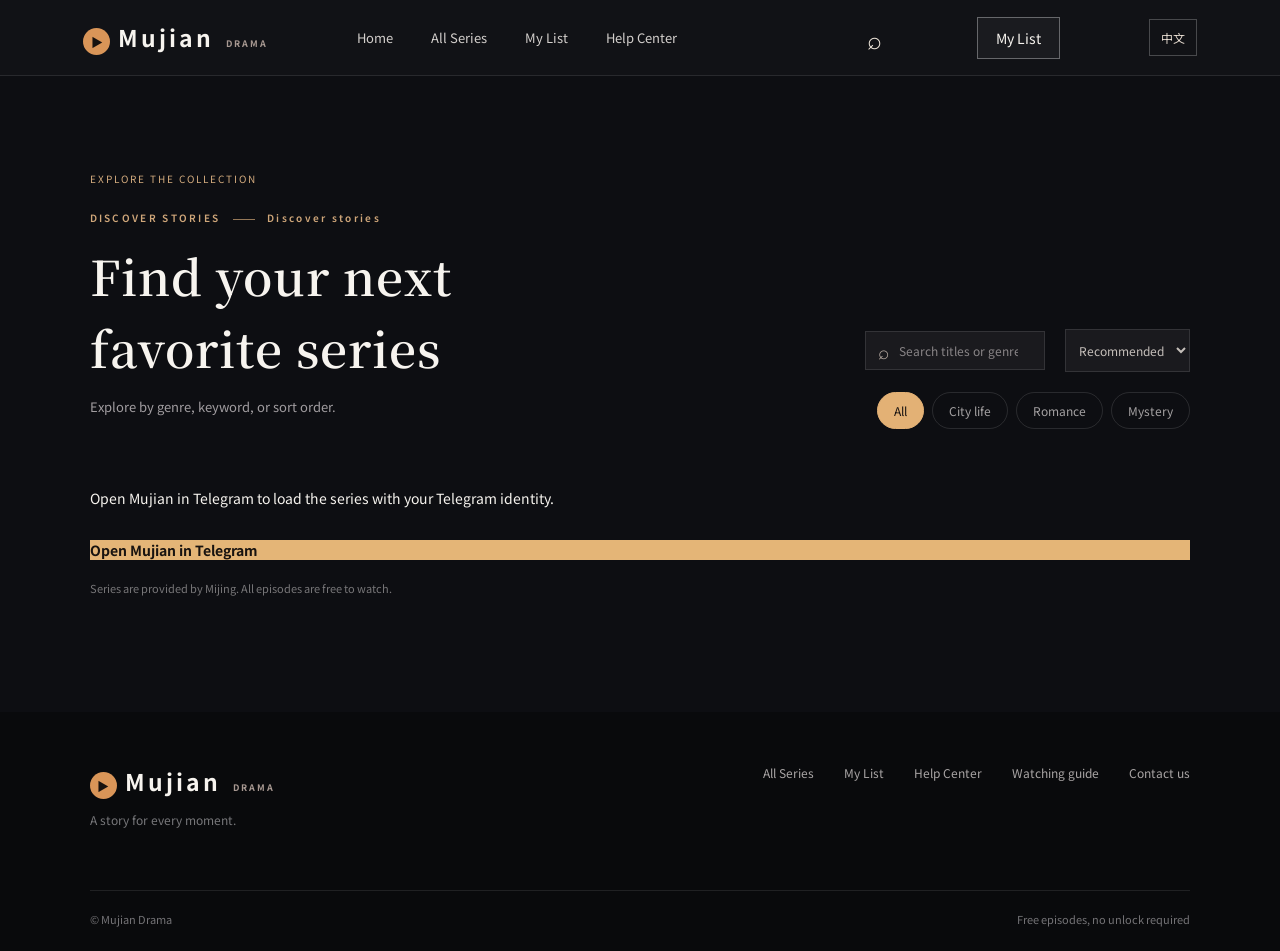
<file: catalog.html>
<!doctype html><html lang="zh-CN"><head><meta charset="utf-8"><meta name="viewport" content="width=device-width,initial-scale=1"><meta name="description" content="幕间短剧：发现精彩短剧，探索不同题材的故事。"><title>全部剧集 | 幕间短剧</title><link rel="icon" href="data:,"><link rel="stylesheet" href="style.css"></head><body class="catalog-page"><header><a class="logo" href="#top"><span>▶</span> 幕间 <small>DRAMA</small></a><nav><a href="index.html">首页</a><a href="catalog.html">全部剧集</a><a href="library.html">我的片单</a><a href="help.html">帮助中心</a></nav><button class="header-search" data-action="search" aria-label="搜索剧集">⌕</button><a class="header-btn" href="library.html">我的片单</a></header><main id="top"><section class="hero"><div class="hero-art"></div><div class="hero-vignette"></div><div class="hero-copy"><div class="eyebrow"><span>EDITOR'S PICK</span> 精选故事</div><h1>在故事里<br><em>遇见另一种人生</em></h1><p>都市、爱情、悬疑与奇遇。<br>一集几分钟，让每一次打开都有新故事。</p><div class="actions"><a class="primary" href="#discover">▶ &nbsp; 探索剧集</a><a class="secondary" href="#about">了解幕间 <span>↗</span></a></div><div class="hero-note">精选短剧 · 随时发现好故事</div></div><div class="hero-index">01 <span>/</span> STORIES</div></section><section class="catalog" id="discover"><div class="heading"><div><p class="overline">DISCOVER STORIES <i></i> 发现故事</p><h2>发现你的下一部好剧</h2><p class="sub">按题材、关键词或排序方式查找故事。</p></div><div class="catalog-controls"><label class="search-box"><span>⌕</span><input id="search" type="search" placeholder="搜索剧名或题材" aria-label="搜索剧名或题材"></label><label class="sort-label"><span class="sr-only">排序方式</span><select id="sort" aria-label="排序方式"><option value="recommended">推荐排序</option><option value="title">按名称排序</option><option value="reverse">倒序排列</option></select></label><div class="filters" aria-label="题材筛选"><button class="active" data-filter="全部">全部</button><button data-filter="都市">都市</button><button data-filter="爱情">爱情</button><button data-filter="悬疑">悬疑</button></div></div></div><div id="cards" class="grid"></div><div id="empty" class="empty" hidden>没有找到相关剧集，换个关键词试试。</div><div class="catalog-bottom"><p class="caption">剧集目录由秘境提供，本期全部免费观看。</p></div></section><section class="feature" id="about"><div class="feature-mark">▶</div><div class="feature-copy"><p class="overline">A STORY FOR EVERY MOMENT</p><h2>故事不必很长，<br>精彩可以随时开始。</h2><p>幕间是短剧内容的展示与观看平台。浏览感兴趣的剧集，查看故事介绍和集数，在碎片时间里发现值得期待的剧情。</p><a class="outline" href="service.html">了解观看说明 <span>↗</span></a></div><div class="feature-side"><div><span>01</span><strong>发现故事</strong><p>按照题材找到感兴趣的内容</p></div><div><span>02</span><strong>选择剧集</strong><p>浏览剧情介绍与剧集目录</p></div><div><span>03</span><strong>继续观看</strong><p>在你方便的时间里追剧</p></div></div></section><section class="cta"><p class="overline">YOUR NEXT STORY AWAITS</p><h2>下一段故事，<em>现在开场。</em></h2><a href="#discover">发现更多故事 <span>↗</span></a></section></main><footer><div class="foot-top"><div><a class="logo" href="#top"><span>▶</span> 幕间 <small>DRAMA</small></a><p>每一刻，都有好故事。</p></div><div class="foot-links"><a href="catalog.html">全部剧集</a><a href="library.html">我的片单</a><a href="help.html">帮助中心</a><a href="service.html">观看说明</a><button data-action="contact">联系我们</button></div></div><div class="foot-bottom"><span>© 幕间短剧</span><span>剧集免费观看，无需解锁</span></div></footer><dialog id="modal"><div class="modal-heading"><div><span class="overline">MUJIAN DRAMA</span><h2 id="modal-title"></h2></div><button class="close" aria-label="关闭">×</button></div><div id="modal-body"></div></dialog><script src="https://telegram.org/js/telegram-web-app.js"></script><script src="mujian-config.js"></script><script src="mujian-api.js"></script><script src="mijing-entry.js"></script><script src="i18n.js"></script><script src="data.js"></script><script src="assets/hls-1.7.4.min.js"></script><script src="player.js"></script><script src="app.js"></script></body></html>
</file>
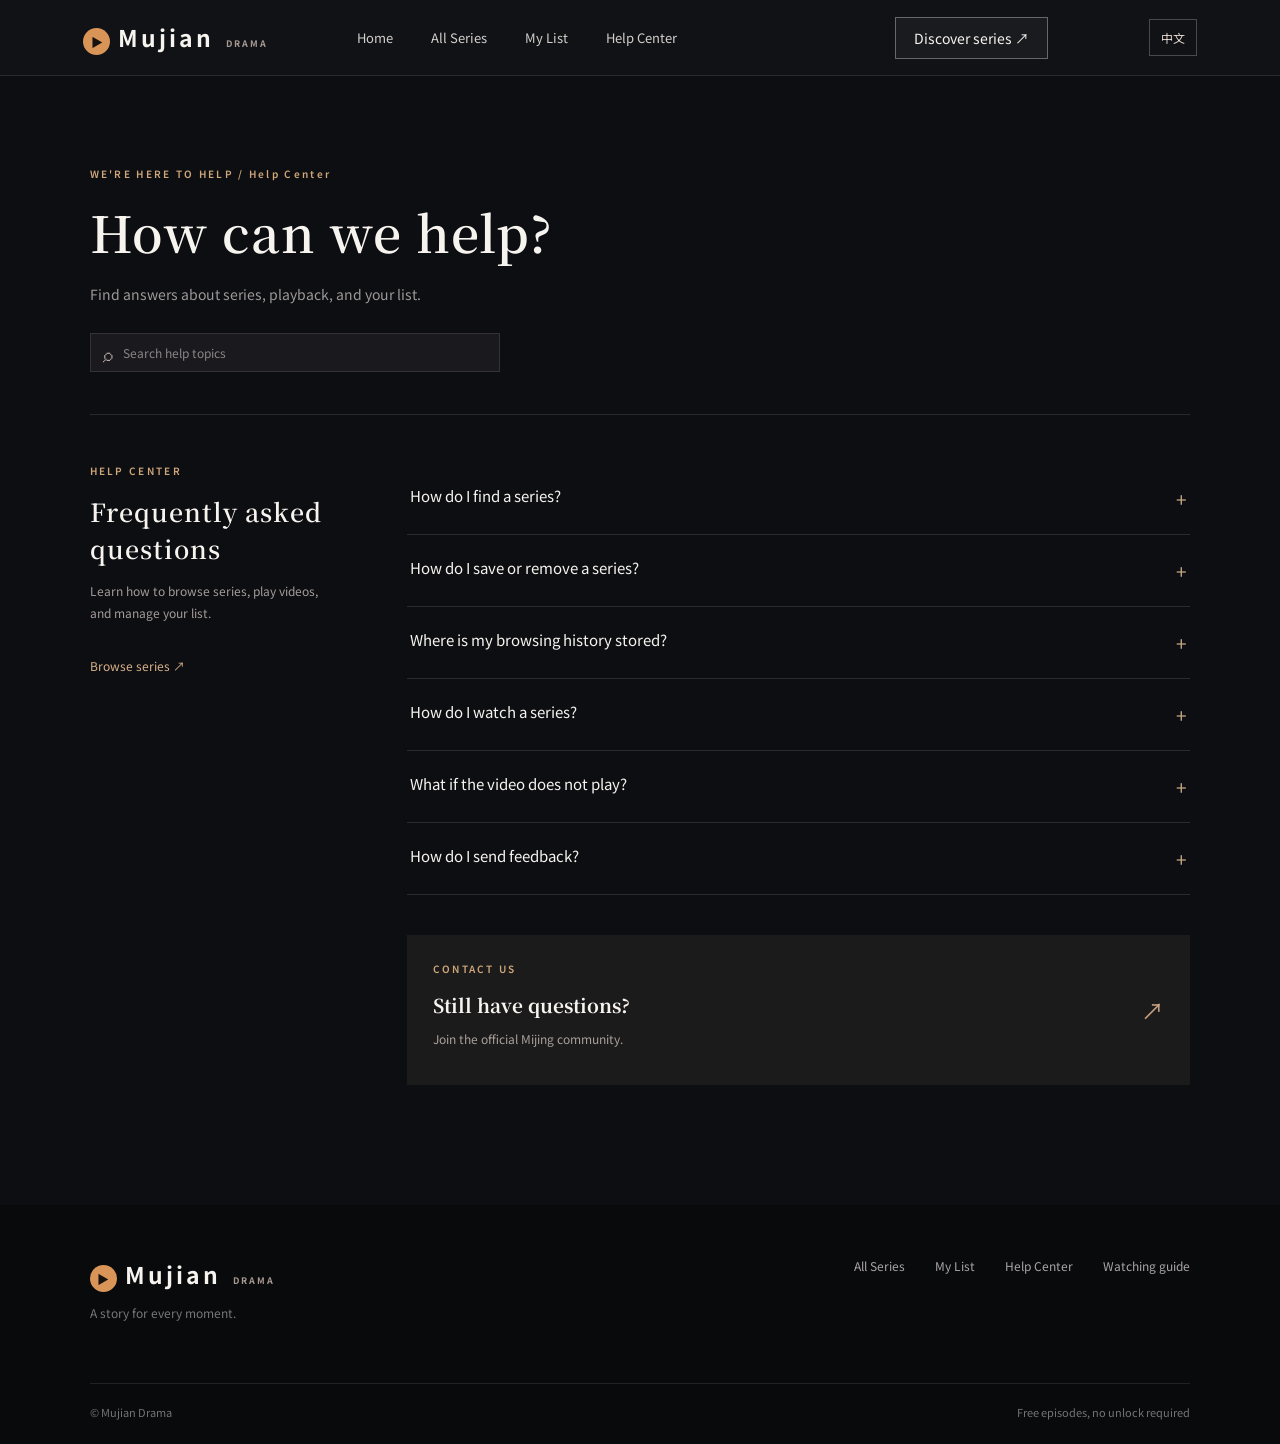
<file: help.html>
<!doctype html><html lang="zh-CN"><head><meta charset="utf-8"><meta name="viewport" content="width=device-width,initial-scale=1"><title>帮助中心 | 幕间短剧</title><link rel="icon" href="data:,"><link rel="stylesheet" href="style.css"></head><body class="subpage"><header><a class="logo" href="index.html"><span>▶</span> 幕间 <small>DRAMA</small></a><nav><a href="index.html">首页</a><a href="catalog.html">全部剧集</a><a href="library.html">我的片单</a><a href="help.html" aria-current="page">帮助中心</a></nav><a class="header-btn" href="catalog.html">发现剧集 ↗</a></header><main class="page-main"><div class="page-heading"><p class="overline">WE'RE HERE TO HELP / 帮助中心</p><h1>需要什么帮助？</h1><p>有关剧集、播放与片单的问题，可以先在这里查找。</p><label class="search-box help-search"><span>⌕</span><input id="help-search" type="search" placeholder="搜索常见问题" aria-label="搜索常见问题"></label></div><div class="help-layout"><aside class="help-aside"><p class="overline">HELP CENTER</p><h2>常见问题</h2><p>了解如何浏览剧集、播放视频与管理片单。</p><a href="catalog.html">浏览剧集 ↗</a></aside><section><div class="faq-page"><details data-faq><summary>如何查找剧集？</summary><p>在全部剧集页面，可以按题材筛选，也可以搜索剧名、关键词或题材。</p></details><details data-faq><summary>如何收藏或移除剧集？</summary><p>打开剧集详情后点击收藏；在我的片单中可以查看或移除已收藏的剧集。</p></details><details data-faq><summary>浏览记录保存在哪里？</summary><p>浏览记录和收藏保存在当前浏览器中，不会自动同步到其他设备。</p></details><details data-faq><summary>如何观看剧集？</summary><p>在 Telegram 中打开幕间，选择剧集即可免费观看，点击选集切换视频。</p></details><details data-faq><summary>视频无法播放怎么办？</summary><p>检查网络并点击重新播放。身份已过期时，请从 Telegram 重新打开幕间。</p></details><details data-faq><summary>如何反馈问题？</summary><p>可前往 Telegram 秘境官方社群 MijingAI_Official 反馈问题。</p></details></div><div id="faq-empty" class="empty" hidden>没有找到相关问题，请尝试其他关键词。</div><div class="support-card"><div><p class="overline">CONTACT US</p><h3>还有其他问题？</h3><p>欢迎前往秘境官方社群交流。</p></div><span>↗</span></div></section></div></main><footer><div class="foot-top"><div><a class="logo" href="index.html"><span>▶</span> 幕间 <small>DRAMA</small></a><p>每一刻，都有好故事。</p></div><div class="foot-links"><a href="catalog.html">全部剧集</a><a href="library.html">我的片单</a><a href="help.html">帮助中心</a><a href="service.html">观看说明</a></div></div><div class="foot-bottom"><span>© 幕间短剧</span><span>剧集免费观看，无需解锁</span></div></footer><script src="https://telegram.org/js/telegram-web-app.js"></script><script src="mujian-config.js"></script><script src="mujian-api.js"></script><script src="mijing-entry.js"></script><script src="i18n.js"></script><script src="help.js"></script></body></html>
</file>
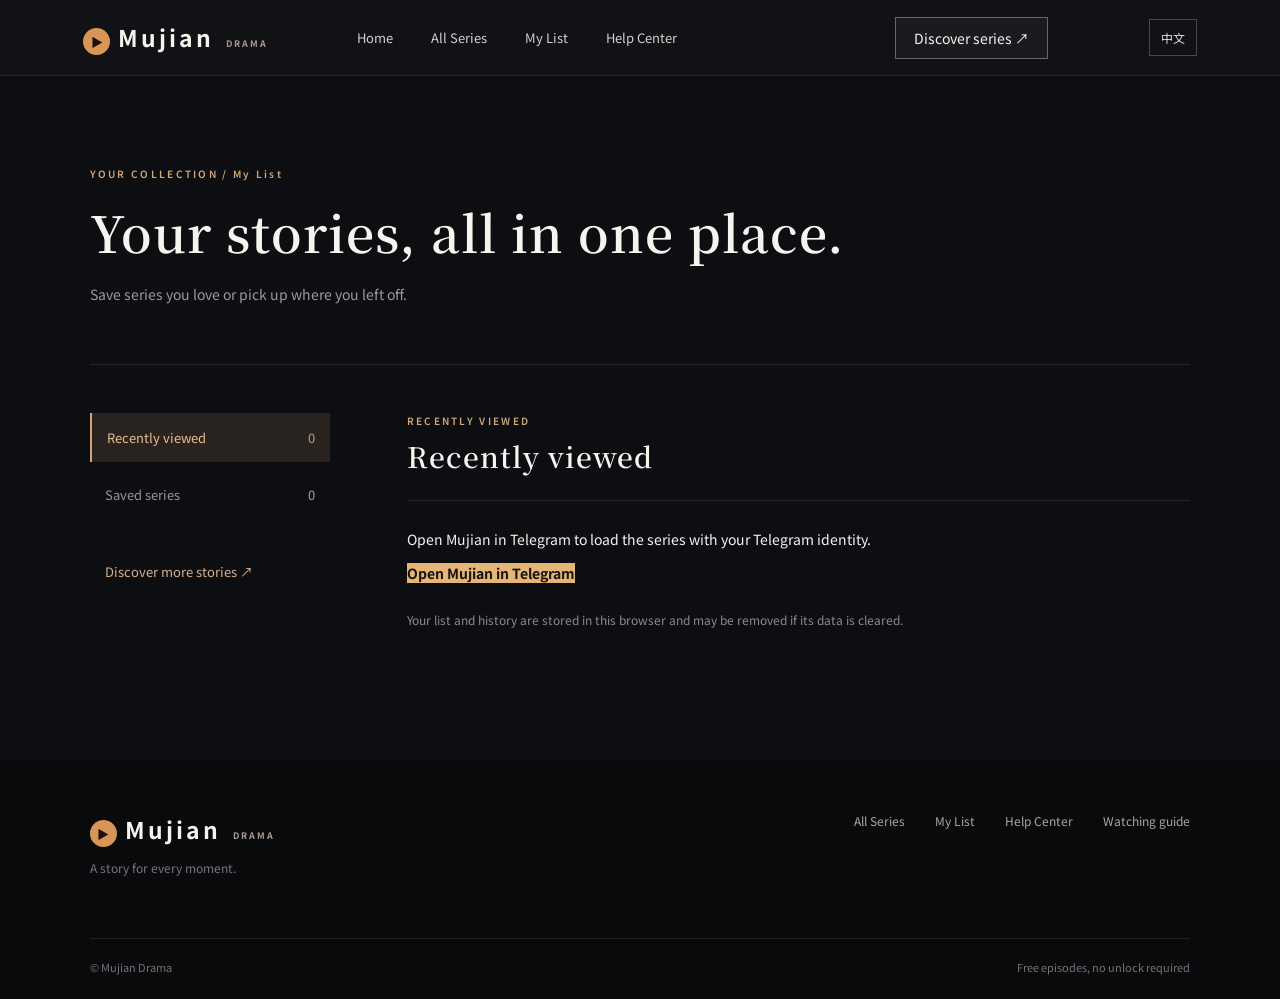
<file: library.html>
<!doctype html><html lang="zh-CN"><head><meta charset="utf-8"><meta name="viewport" content="width=device-width,initial-scale=1"><title>我的片单 | 幕间短剧</title><link rel="icon" href="data:,"><link rel="stylesheet" href="style.css"></head><body class="subpage"><header><a class="logo" href="index.html"><span>▶</span> 幕间 <small>DRAMA</small></a><nav><a href="index.html">首页</a><a href="catalog.html">全部剧集</a><a href="library.html" aria-current="page">我的片单</a><a href="help.html">帮助中心</a></nav><a class="header-btn" href="catalog.html">发现剧集 ↗</a></header><main class="page-main"><div class="page-heading"><p class="overline">YOUR COLLECTION / 我的片单</p><h1>你的故事，都在这里。</h1><p>收藏喜欢的剧集，或从上次停下的地方继续。</p></div><div class="library-layout"><aside class="library-nav" aria-label="片单分类"><button class="active" data-tab="history">最近浏览 <span id="history-count">0</span></button><button data-tab="favorites">我的收藏 <span id="favorite-count">0</span></button><a href="catalog.html">发现更多故事 ↗</a></aside><section class="library-panel"><div class="panel-heading"><div><p class="overline" id="tab-overline">RECENTLY VIEWED</p><h2 id="tab-title">最近浏览</h2></div><button class="manage-button" id="clear-history" hidden>清除全部</button></div><div id="library-content"></div><p class="page-note">片单与记录保存在当前浏览器，清除浏览器数据后可能消失。</p></section></div></main><footer><div class="foot-top"><div><a class="logo" href="index.html"><span>▶</span> 幕间 <small>DRAMA</small></a><p>每一刻，都有好故事。</p></div><div class="foot-links"><a href="catalog.html">全部剧集</a><a href="library.html">我的片单</a><a href="help.html">帮助中心</a><a href="service.html">观看说明</a></div></div><div class="foot-bottom"><span>© 幕间短剧</span><span>剧集免费观看，无需解锁</span></div></footer><script src="https://telegram.org/js/telegram-web-app.js"></script><script src="mujian-config.js"></script><script src="mujian-api.js"></script><script src="mijing-entry.js"></script><script src="i18n.js"></script><script src="data.js"></script><script src="library.js"></script></body></html>
</file>
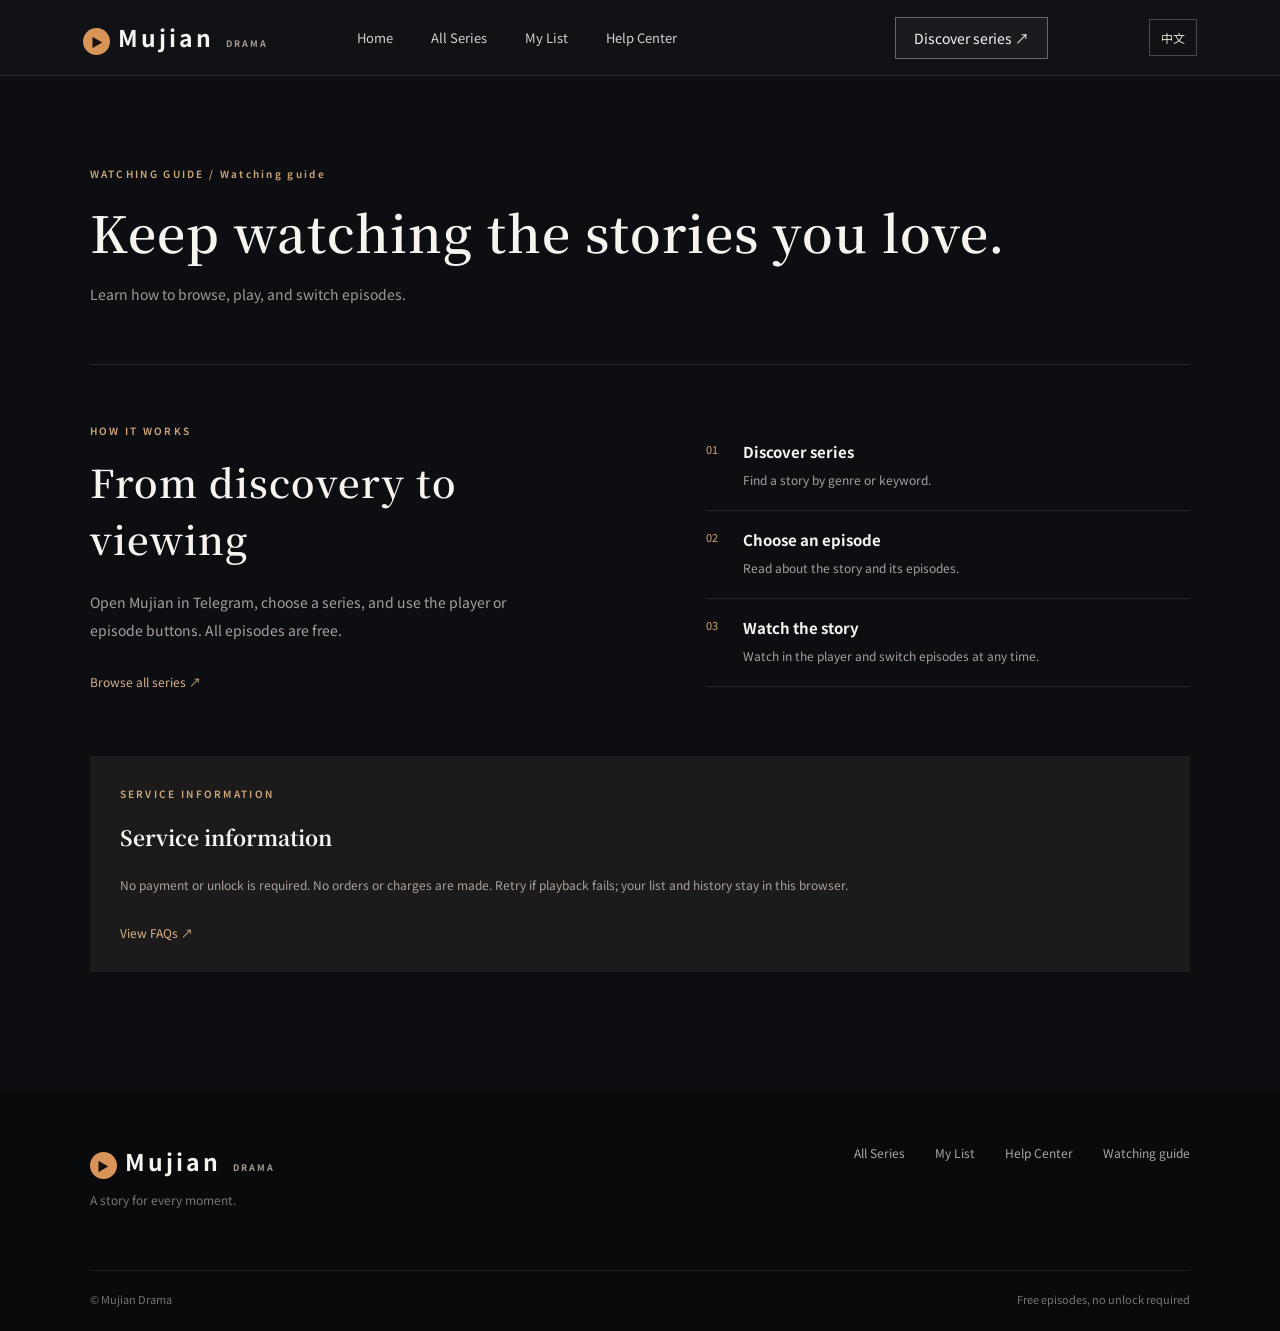
<file: service.html>
<!doctype html><html lang="zh-CN"><head><meta charset="utf-8"><meta name="viewport" content="width=device-width,initial-scale=1"><title>观看说明 | 幕间短剧</title><link rel="icon" href="data:,"><link rel="stylesheet" href="style.css"></head><body class="subpage"><header><a class="logo" href="index.html"><span>▶</span> 幕间 <small>DRAMA</small></a><nav><a href="index.html">首页</a><a href="catalog.html">全部剧集</a><a href="library.html">我的片单</a><a href="help.html">帮助中心</a></nav><a class="header-btn" href="catalog.html">发现剧集 ↗</a></header><main class="page-main"><div class="page-heading"><p class="overline">WATCHING GUIDE / 观看说明</p><h1>喜欢的故事，继续看下去。</h1><p>了解如何浏览、播放和切换剧集。</p></div><div class="service-intro"><div><p class="overline">HOW IT WORKS</p><h2>从发现到观看</h2><p>在 Telegram 中打开幕间，选择感兴趣的剧集，点击播放器或选集。本期剧集全部免费观看。</p><a href="catalog.html" class="service-link">浏览全部剧集 ↗</a></div><div class="service-steps"><div><span>01</span><section><b>发现剧集</b><p>按题材或关键词找到感兴趣的内容。</p></section></div><div><span>02</span><section><b>选择集数</b><p>在剧集详情中了解内容及集数。</p></section></div><div><span>03</span><section><b>观看故事</b><p>在播放器中直接观看，随时切换集数。</p></section></div></div></div><div class="service-notice"><p class="overline">SERVICE INFORMATION</p><h3>服务信息</h3><p>本期无需付费或解锁，不产生订单或扣款。播放失败时可点击重试；收藏和历史仅保存在当前浏览器。</p><a href="help.html">查看常见问题 ↗</a></div></main><footer><div class="foot-top"><div><a class="logo" href="index.html"><span>▶</span> 幕间 <small>DRAMA</small></a><p>每一刻，都有好故事。</p></div><div class="foot-links"><a href="catalog.html">全部剧集</a><a href="library.html">我的片单</a><a href="help.html">帮助中心</a><a href="service.html">观看说明</a></div></div><div class="foot-bottom"><span>© 幕间短剧</span><span>剧集免费观看，无需解锁</span></div></footer><script src="https://telegram.org/js/telegram-web-app.js"></script><script src="mujian-config.js"></script><script src="mujian-api.js"></script><script src="mijing-entry.js"></script><script src="i18n.js"></script></body></html>
</file>
<file: style.css>
@import url('https://fonts.googleapis.com/css2?family=Noto+Sans+SC:wght@400;500;600;700&family=Noto+Serif+SC:wght@500;600;700&display=swap');:root{color-scheme:dark;--bg:#0d0e12;--text:#f7f4ef;--muted:#a3a1a4;--accent:#e5b573}*{box-sizing:border-box}html{scroll-behavior:smooth}body{margin:0;background:var(--bg);color:var(--text);font:14px 'Noto Sans SC',sans-serif}a{color:inherit;text-decoration:none}button{font:inherit;cursor:pointer}header{height:76px;position:absolute;z-index:5;top:0;left:0;right:0;display:flex;align-items:center;padding:0 6.5%;gap:8%;border-bottom:1px solid #ffffff19}.logo{font-size:23px;font-weight:700;letter-spacing:3px;white-space:nowrap}.logo span{display:inline-grid;place-items:center;font-size:12px;background:#d99558;border-radius:50%;width:27px;height:27px;letter-spacing:0;color:#17120f}.logo small{font-size:9px;letter-spacing:2px;color:#a89992;margin-left:4px}nav{display:flex;gap:38px;font-size:13px;color:#d3cfcc}nav a:hover{color:white}.header-btn{margin-left:auto;color:#f7f4ef;border:1px solid #ffffff55;background:#ffffff0a;padding:10px 18px}.hero{height:min(780px,95vh);min-height:620px;position:relative;overflow:hidden;background:#26211f}.hero-art{position:absolute;inset:0;background:linear-gradient(120deg,#121317,#573d37);background-image:url('hero.png');background-size:cover;background-position:center 42%}.hero-vignette{position:absolute;inset:0;background:linear-gradient(90deg,#0b0d10f2 0%,#111114bf 36%,#12121425 75%),linear-gradient(0deg,#0d0e12 0%,transparent 30%),linear-gradient(180deg,#0d0e1266,transparent 30%)}.hero-copy{position:absolute;left:8%;top:24%;max-width:660px}.eyebrow,.overline{font-size:10px;font-weight:600;letter-spacing:2.3px;color:#d0a77a}.eyebrow span{padding:6px 9px;border:1px solid #d0a77a88;margin-right:13px;font-size:9px}h1,h2{font-family:'Noto Serif SC',serif;font-weight:600}h1{font-size:clamp(44px,5.1vw,72px);line-height:1.4;letter-spacing:3px;margin:27px 0 21px}em{font-style:normal;color:#e8c69b}.hero-copy p{line-height:2.05;color:#d1cac4;font-size:15px}.actions{display:flex;gap:12px;margin-top:35px}.actions a,.outline{padding:15px 23px;font-size:12px}.primary{background:#e4b577;color:#181310;font-weight:700}.secondary,.outline{border:1px solid #ffffff55;background:#11111155;color:#f9f7f3}.secondary span,.outline span{margin-left:25px}.hero-note{margin-top:70px;color:#aaa19a;font-size:10px;letter-spacing:1px}.hero-index{position:absolute;right:7%;bottom:52px;font-size:11px;letter-spacing:3px;color:#e6ddcf}.hero-index span{color:#b58b65}.catalog{padding:75px 7% 105px}.heading{display:flex;justify-content:space-between;align-items:end;gap:25px;margin-bottom:33px}.overline{margin:0 0 15px}.overline i{display:inline-block;width:22px;height:1px;background:#957858;vertical-align:middle;margin:0 8px}h2{font-size:clamp(30px,3vw,42px);margin:0;line-height:1.5;letter-spacing:1px}.sub{color:#a19da0;font-size:13px}.filters{display:flex;gap:8px;flex-wrap:wrap}.filters button{background:transparent;border:1px solid #ffffff1e;color:#a4a1a2;padding:9px 16px;border-radius:30px;font-size:12px}.filters button.active{background:#e3b175;color:#1a1411;border-color:#e3b175}.grid{display:grid;grid-template-columns:repeat(4,1fr);gap:18px}.card{min-width:0;cursor:pointer}.poster{position:relative;height:320px;background-image:linear-gradient(0deg,#121116b3,transparent 60%),url('hero.png');background-size:auto,cover;border-radius:3px;overflow:hidden}.poster:after{content:'▶';position:absolute;left:50%;top:50%;transform:translate(-50%,-50%);display:grid;place-items:center;border:1px solid #ffffffa0;border-radius:50%;width:45px;height:45px;background:#12121266;font-size:13px;opacity:0;transition:opacity .2s}.card:hover .poster:after,.card:focus-visible .poster:after{opacity:1}.poster.p1{background-position:center,65% center}.poster.p2{background-position:center,40% center;filter:hue-rotate(20deg)}.poster.p3{background-position:center,75% center;filter:sepia(.23)}.poster.p4{background-position:center,50% center;filter:hue-rotate(315deg)}.poster-tag{position:absolute;top:12px;left:12px;background:#111c;color:#ead8bf;padding:6px 9px;font-size:10px}.card h3{font-size:16px;margin:15px 0 7px}.card p{margin:0;color:#929092;font-size:12px;line-height:1.6}.caption{font-size:11px;color:#777678;margin-top:20px}.feature{display:grid;grid-template-columns:1fr 1fr;gap:12%;align-items:center;position:relative;background:#1a1a1e;padding:100px 9%;overflow:hidden}.feature-mark{position:absolute;font-size:400px;color:#ffffff04;right:0;bottom:-90px}.feature-copy,.feature-side{position:relative}.feature-copy>p:not(.overline){max-width:470px;color:#a7a4a2;line-height:2.1;margin:24px 0 29px}.outline{background:transparent}.feature-side>div{border-bottom:1px solid #ffffff20;padding:22px 0;display:grid;grid-template-columns:55px 1fr;align-items:center}.feature-side span{grid-row:span 2;color:#bd9367;font-size:11px}.feature-side strong{font-size:15px}.feature-side p{color:#929092;font-size:12px;margin:7px 0 0}.cta{text-align:center;padding:110px 20px;background:radial-gradient(ellipse at center,#352623,#101114 70%)}.cta a{display:inline-block;margin-top:28px;border-bottom:1px solid #d9b38b;padding-bottom:8px;color:#e3c09e;font-size:12px}.cta a span{margin-left:28px}footer{padding:52px 7% 24px;background:#090a0c}.foot-top{display:flex;justify-content:space-between;align-items:start}.foot-top p{color:#77777a;font-size:12px}.foot-links{display:flex;gap:30px;color:#a9a5a5;font-size:12px}.foot-links button{border:0;background:none;color:inherit;padding:0}.foot-bottom{display:flex;justify-content:space-between;border-top:1px solid #ffffff18;margin-top:50px;padding-top:20px;color:#747376;font-size:11px}dialog{border:1px solid #ffffff1a;background:#1b1c20;color:#eee9e2;width:min(92vw,650px);padding:30px;box-shadow:0 20px 90px #0009}dialog::backdrop{background:#000b}.modal-heading{display:flex;align-items:start;justify-content:space-between}.modal-heading h2{font-size:27px;margin:8px 0 22px}.close{font-size:30px;background:none;border:0;color:#ccc}.modal-description{color:#bbb3ad;line-height:1.9}.modal-note{background:#2a2928;color:#bcb2a9;padding:14px;line-height:1.8;font-size:12px;margin:20px 0}.player{height:230px;display:grid;place-items:center;text-align:center;background:linear-gradient(#10111488,#101114dd),url('hero.png') center 45%/cover;color:#e8ded3}.player span{display:block;font-size:26px;margin-bottom:8px}.episodes{display:flex;gap:8px;flex-wrap:wrap;margin:15px 0}.episodes button{background:#333236;border:1px solid #ffffff1b;padding:9px 13px;color:#dedad6}.episodes button.selected{border-color:#d5aa79;color:#e5bd8b}.episode-status{color:#c7b39d;font-size:12px;min-height:20px}@media(max-width:700px){header{height:65px;padding:0 5%}nav{display:none}.header-btn{padding:9px 12px}.hero{height:680px;min-height:0}.hero-art{background-position:62% center}.hero-vignette{background:linear-gradient(90deg,#0b0d10e8,#11111491),linear-gradient(0deg,#0d0e12,transparent 40%)}.hero-copy{left:6%;top:24%;right:5%}h1{font-size:40px}.hero-copy p{font-size:13px}.hero-note{margin-top:58px}.catalog{padding:65px 5% 75px}.heading{display:block}.filters{margin-top:25px}.grid{grid-template-columns:repeat(2,1fr);gap:21px 12px}.poster{height:240px}.feature{grid-template-columns:1fr;gap:35px;padding:75px 6%}.feature-mark{font-size:220px}.cta{padding:80px 5%}.foot-top{display:block}.foot-links{margin-top:30px;gap:20px}.foot-bottom{gap:20px}.player{height:180px}}
.nav-link{border:0;padding:0;background:none;color:inherit;font-size:inherit}.nav-link:hover{color:white}.header-search{margin-left:auto;background:none;border:0;color:#f1e8dc;font-size:25px}.header-btn{margin-left:0}.catalog-controls{display:flex;align-items:center;gap:20px;flex-wrap:wrap;justify-content:flex-end}.search-box{display:flex;align-items:center;gap:8px;background:#1a1a1e;border:1px solid #ffffff1c;padding:9px 12px;color:#b8aca3}.search-box span{font-size:19px;line-height:1}.search-box input{background:transparent;border:0;outline:0;color:#eee;width:135px;font:12px 'Noto Sans SC',sans-serif}.search-box input::placeholder{color:#898587}.empty{padding:55px 0;color:#a3a1a4;text-align:center}.poster{background-image:linear-gradient(0deg,#121116b3,transparent 60%),url('posters.png');background-size:100% 100%,400% 100%}.poster.p1{background-position:center,0% center}.poster.p2{background-position:center,33.333% center;filter:none}.poster.p3{background-position:center,66.667% center;filter:none}.poster.p4{background-position:center,100% center;filter:none}.poster-bottom{position:absolute;bottom:12px;left:12px;font-size:10px;color:#ffffffb0}dialog{max-height:min(90vh,900px);overflow:auto}.detail-player{min-height:230px;display:grid;place-items:center;text-align:center;background-image:linear-gradient(#10111488,#101114dd),url('posters.png');background-size:100% 100%,400% 100%}.detail-player.p1{background-position:center,0% center}.detail-player.p2{background-position:center,33.333% center}.detail-player.p3{background-position:center,66.667% center}.detail-player.p4{background-position:center,100% center}.player-label{display:flex;align-items:center;flex-direction:column;gap:7px}.player-label>span{display:grid;place-items:center;width:46px;height:46px;border:1px solid #ffffffaa;border-radius:50%;margin-bottom:6px}.player-label strong{font-size:13px}.player-label small{font-size:11px;color:#d2c9c0}.gold-button,.checkout-button{background:#deb17a;color:#19130f;border:0;padding:12px 20px;font-weight:700;margin-top:10px}.detail-meta{display:flex;justify-content:space-between;align-items:center;margin-top:19px;color:#a8a09b;font-size:12px}.pill{display:inline-block;border:1px solid #a68a70;padding:4px 8px;color:#dbbd9d;margin-right:10px}.detail-favorite{border:1px solid #ffffff34;background:transparent;color:#ddd;padding:8px 12px}.detail-favorite.is-favorite{color:#e9b98a;border-color:#c69771}.episodes-head{display:flex;align-items:center;justify-content:space-between;margin-top:25px}.episodes-head span{color:#aaa099;font-size:11px}.episodes button small{color:#a99d92;margin-left:3px}.demo-disclosure{background:#2a2928;color:#bbb1a8;padding:13px 14px;font-size:11px;line-height:1.8;margin:20px 0}.library-section{margin:10px 0 28px}.library-title{display:flex;align-items:center;justify-content:space-between;margin-bottom:12px}.library-title button{background:none;border:0;color:#b9aa9a;font-size:11px}.library-list{display:grid;gap:6px}.library-item{width:100%;display:flex;align-items:center;gap:13px;text-align:left;border:0;background:#29292c;padding:9px;color:#e9e3dd}.mini-poster{width:48px;height:58px;flex:none;background-image:url('posters.png');background-size:400% 100%}.mini-poster.p1{background-position:0% center}.mini-poster.p2{background-position:33.333% center}.mini-poster.p3{background-position:66.667% center}.mini-poster.p4{background-position:100% center}.library-item strong,.library-item small{display:block}.library-item small{color:#aaa19a;font-size:11px;margin-top:8px}.library-item i{font-style:normal;margin-left:auto;color:#bd9a75}.library-empty{background:#262628;color:#9f9996;padding:24px;font-size:12px}.order-box{background:#29292c;padding:8px 18px}.order-box>div{display:flex;justify-content:space-between;padding:14px 0;border-bottom:1px solid #ffffff10}.order-box>div:last-child{border:0}.order-box span{color:#aaa19b}.order-box strong{font-size:13px}.order-box .price{color:#e5bd8b;font-size:20px}.checkout-button{width:100%;padding:15px}.back-button{width:100%;border:0;background:none;color:#b6aca4;padding:15px}.success-icon{display:grid;place-items:center;border-radius:50%;background:#dfb17b;color:#1a1613;width:50px;height:50px;margin:10px auto}.success-title{text-align:center;font-size:18px;font-weight:600}.centered{text-align:center}.info-grid{display:grid;grid-template-columns:repeat(3,1fr);gap:10px}.info-grid>div{background:#29292c;padding:16px}.info-grid p{color:#a69f99;font-size:11px;line-height:1.7}.faq details{border-bottom:1px solid #ffffff20;padding:16px 0}.faq summary{cursor:pointer}.faq p{color:#ada39d;line-height:1.8;font-size:12px}@media(max-width:700px){.catalog-controls{justify-content:flex-start}.search-box{margin-bottom:6px;width:100%}.search-box input{width:100%}.filters{margin-top:0}.info-grid{grid-template-columns:1fr}.detail-player{min-height:180px}.header-search{font-size:22px}}
.sr-only{position:absolute;width:1px;height:1px;padding:0;margin:-1px;overflow:hidden;clip:rect(0,0,0,0);white-space:nowrap;border:0}.sort-label select{background:#1a1a1e;border:1px solid #ffffff1c;color:#c5bfba;padding:11px 9px;font:12px 'Noto Sans SC',sans-serif}.catalog-bottom{display:flex;justify-content:space-between;align-items:center;gap:20px}.catalog-bottom a{font-size:12px;color:#d8b28e}.catalog-page header,.subpage header{position:relative;background:#111216}.catalog-page .hero,.catalog-page .feature,.catalog-page .cta{display:none}.catalog-page .catalog{min-height:70vh;padding-top:95px}.catalog-page .catalog:before{content:'EXPLORE THE COLLECTION';display:block;color:#d2aa7d;letter-spacing:2px;font-size:10px;margin-bottom:24px}.catalog-page .heading{margin-bottom:45px}.catalog-page .heading h2{font-size:48px}.subpage .header-btn{margin-left:auto}.page-main{max-width:1440px;margin:auto;padding:90px 7% 120px;min-height:calc(100vh - 300px)}.page-heading{border-bottom:1px solid #ffffff1c;padding-bottom:42px;margin-bottom:48px}.page-heading h1{font-size:clamp(34px,4vw,50px);letter-spacing:1px;margin:15px 0}.page-heading>p:not(.overline){color:#9e9999;line-height:1.9}.library-layout,.help-layout{display:grid;grid-template-columns:240px 1fr;gap:7%}.library-nav{display:flex;flex-direction:column;gap:8px}.library-nav button,.library-nav a{display:flex;justify-content:space-between;text-align:left;color:#99949a;background:none;border:0;padding:15px;font-size:13px}.library-nav button.active{background:#29231f;color:#ebbd8e;border-left:2px solid #d6a374}.library-nav button span{color:#b7a08a}.library-nav a{margin-top:20px;color:#d9b18a}.library-panel{min-width:0}.panel-heading{display:flex;align-items:center;justify-content:space-between;border-bottom:1px solid #ffffff1c;padding-bottom:23px;margin-bottom:28px}.panel-heading h2{font-size:28px}.panel-heading .overline{margin-bottom:7px}.manage-button{background:none;border:0;color:#b7aaa1;font-size:12px}.saved-grid{display:grid;grid-template-columns:repeat(4,1fr);gap:20px}.saved-card{position:relative;min-width:0}.saved-poster{height:250px;background-image:linear-gradient(0deg,#0b0a0ab3,transparent 60%),url('posters.png');background-size:100% 100%,400% 100%}.saved-poster.p1{background-position:center,0% center}.saved-poster.p2{background-position:center,33.333% center}.saved-poster.p3{background-position:center,66.667% center}.saved-poster.p4{background-position:center,100% center}.saved-card strong,.saved-card small{display:block}.saved-card strong{margin-top:14px;font-size:14px}.saved-card small{margin:7px 0;color:#a49c97}.remove-item{background:none;border:0;padding:4px 0;color:#9b918a;font-size:11px}.remove-item:hover{color:#e4b77f}.empty-library{background:#191a1d;padding:65px 20px;text-align:center}.empty-icon{font-size:40px;color:#c7a37f}.empty-library h3{font-family:'Noto Serif SC',serif;font-size:20px}.empty-library p,.page-note{font-size:12px;color:#8f8989}.empty-library a{display:inline-block;margin-top:15px;color:#e7bc8d;font-size:12px}.page-note{margin-top:28px}.help-search{max-width:410px;margin-top:25px}.help-search input{width:100%}.help-aside h2{font-size:25px}.help-aside p:not(.overline){color:#a49c99;font-size:12px;line-height:1.9}.help-aside a{display:inline-block;color:#d9b18a;margin-top:20px;font-size:12px}.faq-page details{border-bottom:1px solid #ffffff1f;padding:22px 3px}.faq-page summary{list-style:none;cursor:pointer;font-size:15px;display:flex;justify-content:space-between;gap:10px}.faq-page summary::-webkit-details-marker{display:none}.faq-page summary:after{content:'+';font-size:19px;color:#c2a585}.faq-page details[open] summary:after{content:'−'}.faq-page details p{font-size:12px;color:#a7a09c;line-height:2;margin:15px 30px 0 0}.support-card{display:flex;justify-content:space-between;align-items:center;background:#1c1b1b;padding:26px;margin-top:40px}.support-card h3{font-family:'Noto Serif SC',serif;font-size:19px;margin:10px 0}.support-card p:not(.overline){font-size:12px;color:#a9a09b}.support-card>span{font-size:23px;color:#c6a181}.catalog-page .header-search{margin-left:auto}@media(max-width:850px){.saved-grid{grid-template-columns:repeat(2,1fr)}.catalog-page .heading h2{font-size:36px}}@media(max-width:700px){.page-main{padding:65px 5% 80px}.page-heading{margin-bottom:30px}.page-heading h1{font-size:34px}.library-layout,.help-layout{grid-template-columns:1fr;gap:30px}.library-nav{flex-direction:row;flex-wrap:wrap;border-bottom:1px solid #ffffff1c}.library-nav button{flex:1}.library-nav a{display:none}.help-aside{display:none}.saved-poster{height:220px}.catalog-page .catalog{padding-top:65px}.catalog-bottom{align-items:flex-start}.subpage header .header-btn{font-size:11px}.sort-label{margin-bottom:6px}.catalog-controls{gap:10px}}
.detail-actions{display:flex;gap:8px}.service-intro{display:grid;grid-template-columns:1fr 1fr;gap:12%;padding:10px 0 65px}.service-intro h2{margin-bottom:20px}.service-intro p:not(.overline){line-height:2;color:#a7a09d;max-width:450px}.service-link,.service-notice a{display:inline-block;color:#d9b18a;margin-top:15px;font-size:12px}.service-steps>div{display:flex;gap:25px;border-bottom:1px solid #ffffff1c;padding:18px 0}.service-steps span{color:#d3a574;font-size:11px}.service-steps b{font-size:15px}.service-steps p{font-size:12px;margin:6px 0 0}.service-notice{background:#1c1b1b;padding:30px}.service-notice h3{font-family:'Noto Serif SC',serif;font-size:21px}.service-notice p:not(.overline){color:#aaa29c;line-height:2;font-size:12px}@media(max-width:700px){.service-intro{grid-template-columns:1fr;gap:30px;padding-bottom:40px}}
.language-switch{color:#e8ddd2;background:transparent;border:1px solid #ffffff3b;padding:9px 11px;white-space:nowrap;font-size:12px}.language-switch:hover{border-color:#e3b175;color:#e3b175}.subpage .header-btn{margin-left:auto}.subpage .language-switch{margin-left:12px}@media(max-width:700px){header{gap:10px}.header-search{margin-left:auto}.language-switch{padding:8px}.subpage .language-switch{margin-left:0}.header-btn{white-space:nowrap}.hero-copy h1{font-size:clamp(31px,9.5vw,40px)}.foot-links{flex-wrap:wrap}}

.mujian-prompt{box-sizing:border-box;width:min(92vw,440px);max-height:85dvh;padding:32px 24px 24px;border-radius:12px;background:#262321;text-align:left}
.mujian-prompt::backdrop{background:#000b}
.mujian-prompt h2{font-size:22px;padding-right:20px;color:#e8c69b}
.mujian-prompt>p{color:#bbb1a8;font-size:14px;line-height:1.8;margin:14px 0 24px}
.mujian-prompt-close{position:absolute;right:10px;top:8px;width:40px;height:40px;border:0;background:none;color:#d8cec5;font-size:26px}
.mijing-recommendation-actions{display:flex;gap:12px;align-items:center;flex-wrap:wrap}
.mijing-entry-link{display:inline-block;background:#deb17a;color:#19130f;padding:12px 16px;font-size:13px;font-weight:600;line-height:1.6}
.mijing-entry-dismiss{padding:12px 4px;background:none;border:0;color:#bbb1a8;font-size:12px}
.mijing-entry-link:focus-visible,.mijing-entry-dismiss:focus-visible,.mujian-prompt-close:focus-visible{outline:2px solid #e3b175;outline-offset:4px}

/* Real catalog and native media keep the existing modal and invitation layout. */
.poster img { width: 100%; height: 100%; object-fit: cover; }
.detail-player { display: flex; flex-direction: column; align-items: center; background: #080808; }
.detail-player video { width: 100%; max-height: 60vh; object-fit: contain; }
.detail-player p { padding: 10px; color: #eee; }
#cards > p, #cards > a, #cards > button { grid-column: 1 / -1; }
</file>
